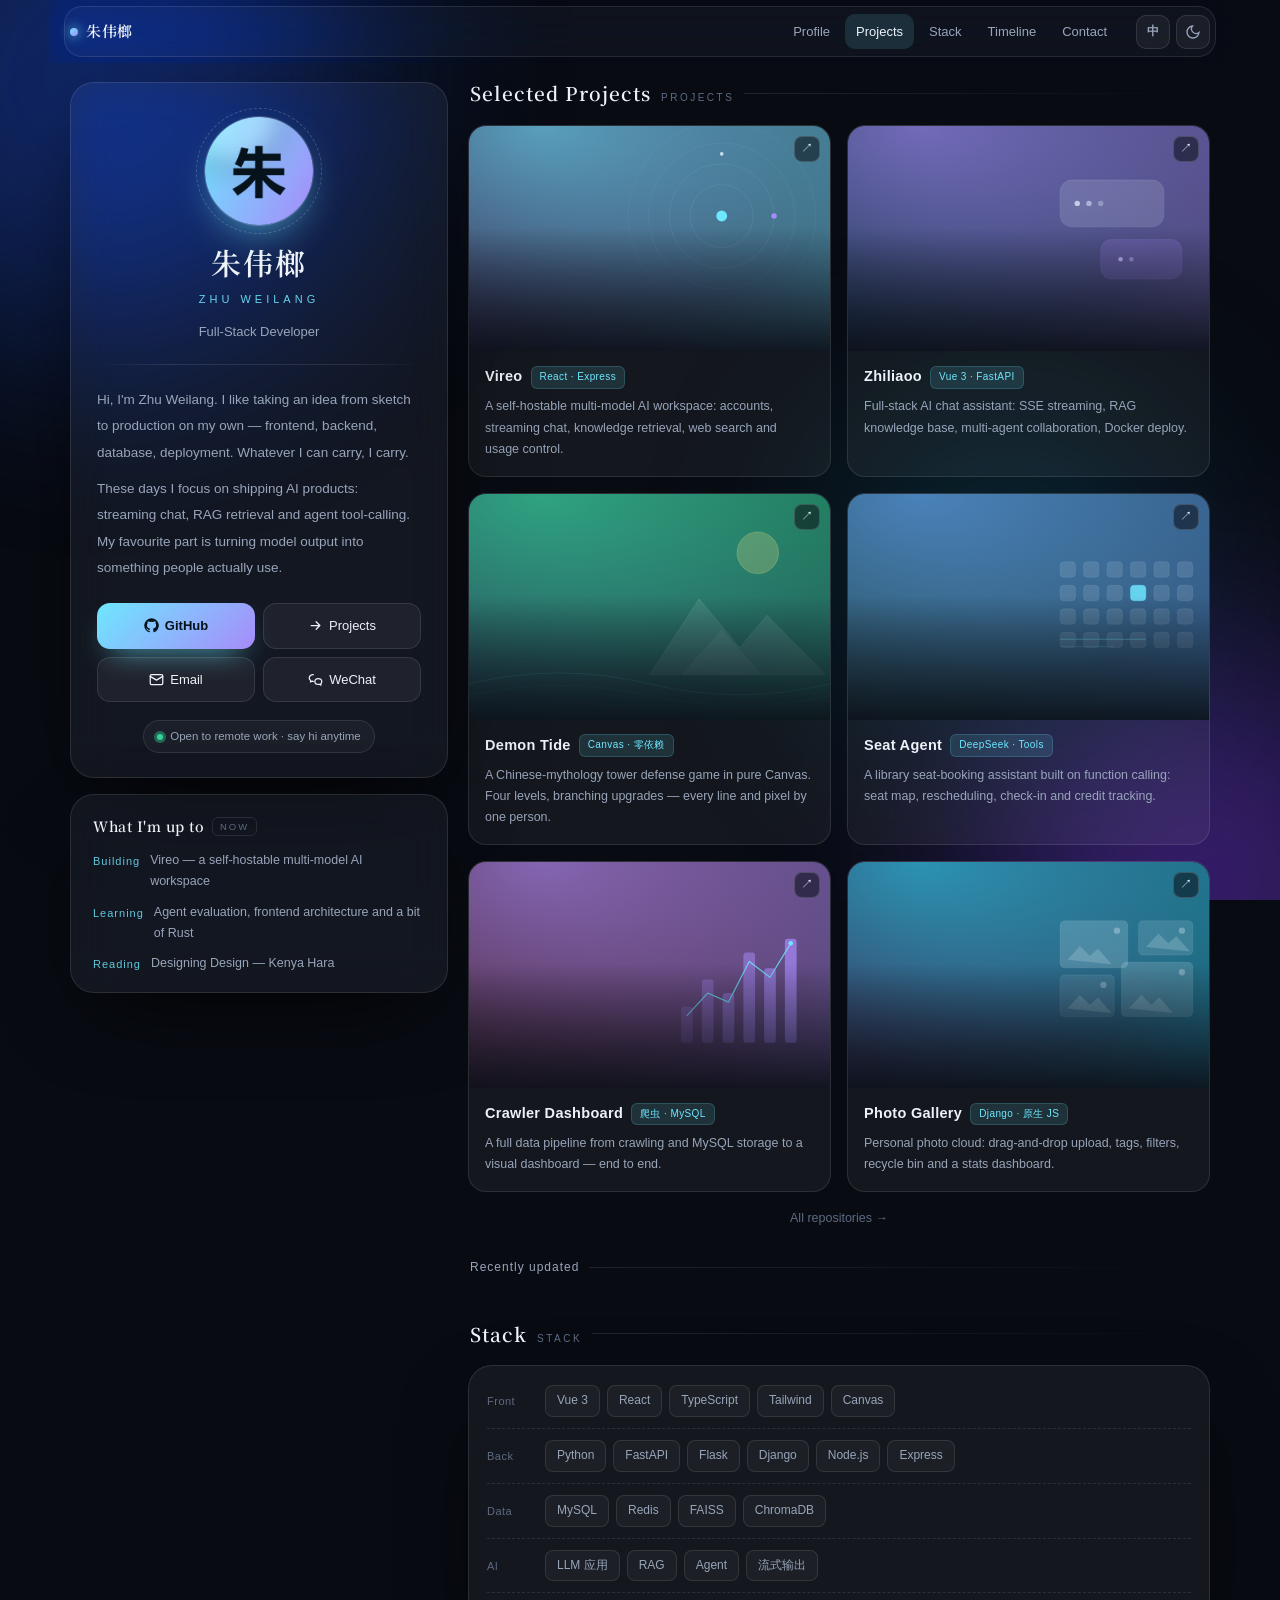
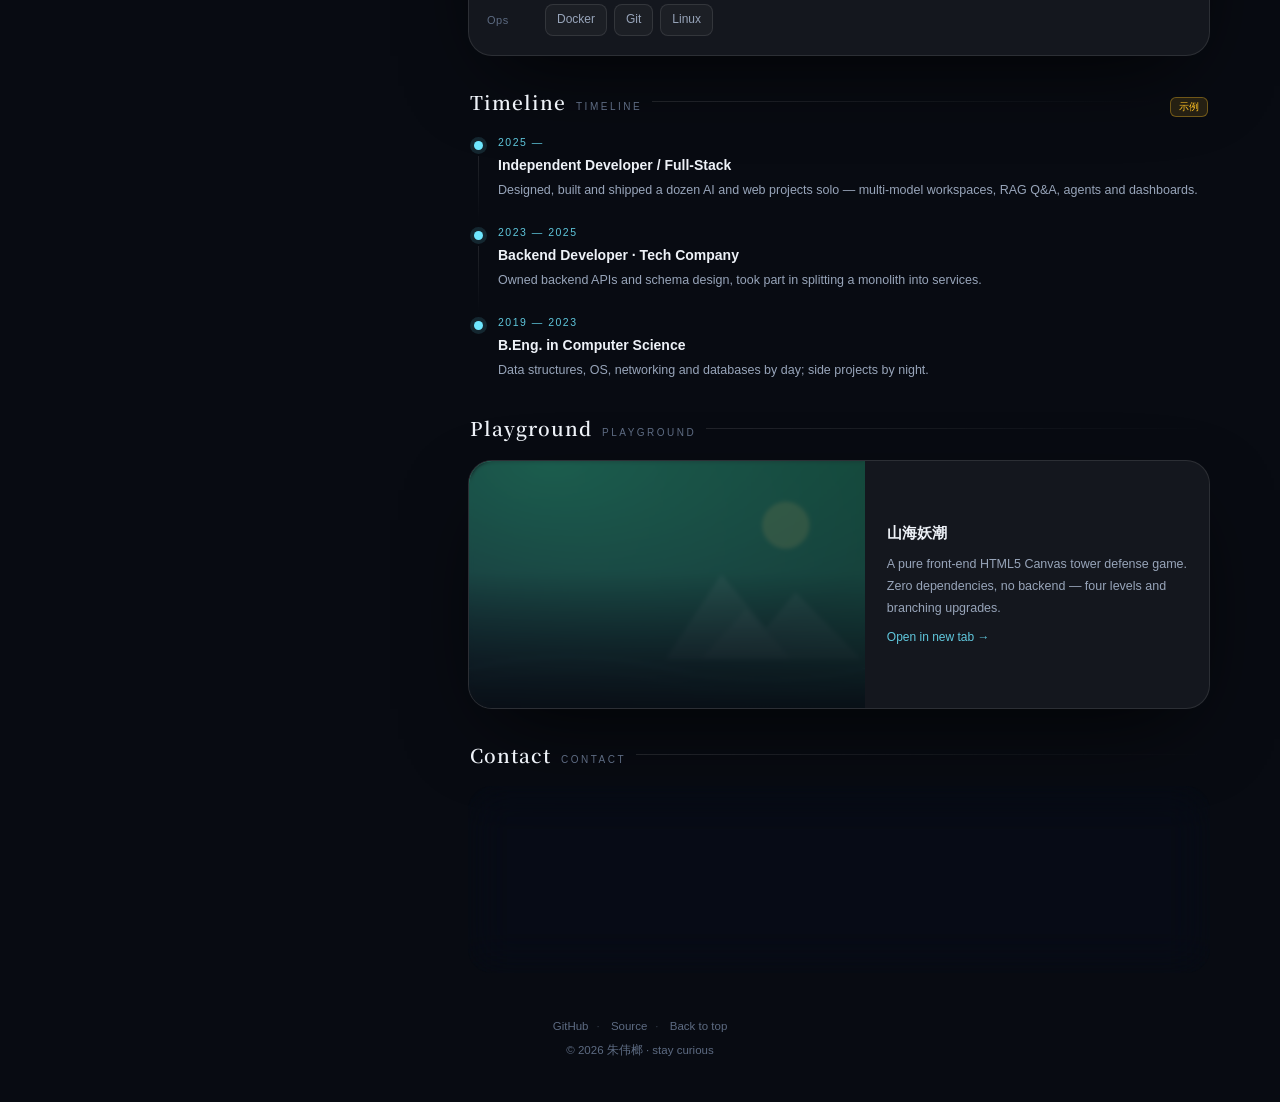
<file: index.html>
<!DOCTYPE html>
<html lang="zh-CN" data-theme="dark">
<head>
<meta charset="UTF-8">
<meta name="viewport" content="width=device-width, initial-scale=1.0">
<title>朱伟榔 · 全栈开发</title>
<meta name="description" content="朱伟榔，全栈开发。用 Vue / React + Python / Node 把想法做成能用的产品，专注 AI 应用的工程落地：流式对话、RAG、Agent。">
<link rel="canonical" href="https://zhu-app.github.io/">
<meta name="author" content="朱伟榔">
<meta name="theme-color" content="#080b12" media="(prefers-color-scheme: dark)">
<meta name="theme-color" content="#f3f5f9" media="(prefers-color-scheme: light)">

<!-- Open Graph / 社交分享 -->
<meta property="og:type" content="profile">
<meta property="og:site_name" content="朱伟榔">
<meta property="og:title" content="朱伟榔 · 全栈开发">
<meta property="og:description" content="用 Vue / React + Python / Node 把想法做成能用的产品。">
<meta property="og:url" content="https://zhu-app.github.io/">
<meta property="og:image" content="https://zhu-app.github.io/assets/img/og.png">
<meta property="og:image:width" content="1200">
<meta property="og:image:height" content="630">
<meta property="profile:username" content="zhu-app">
<meta name="twitter:card" content="summary_large_image">
<meta name="twitter:title" content="朱伟榔 · 全栈开发">
<meta name="twitter:description" content="用 Vue / React + Python / Node 把想法做成能用的产品。">
<meta name="twitter:image" content="https://zhu-app.github.io/assets/img/og.png">

<link rel="icon" href="assets/img/icon-192.png" sizes="192x192">
<link rel="apple-touch-icon" href="assets/img/icon-192.png">
<link rel="manifest" href="manifest.webmanifest">
<link rel="preconnect" href="https://fonts.googleapis.com">
<link rel="preconnect" href="https://fonts.gstatic.com" crossorigin>
<link href="https://fonts.googleapis.com/css2?family=Noto+Serif+SC:wght@500;600&display=swap" rel="stylesheet">
<link rel="stylesheet" href="assets/css/style.css">

<script type="application/ld+json">
{
  "@context": "https://schema.org",
  "@type": "Person",
  "name": "朱伟榔",
  "alternateName": "Zhu Weilang",
  "jobTitle": "全栈开发 / Full-Stack Developer",
  "url": "https://zhu-app.github.io/",
  "image": "https://zhu-app.github.io/assets/img/avatar.png",
  "sameAs": ["https://github.com/zhu-app"],
  "knowsAbout": ["Vue.js", "React", "TypeScript", "Python", "FastAPI", "Node.js", "LLM", "RAG", "Agent"]
}
</script>
</head>
<body>
<div class="bg" aria-hidden="true"><span class="blob b1"></span><span class="blob b2"></span><span class="blob b3"></span></div>

<header class="nav">
  <a class="brand" href="#home"><span class="brand-dot"></span>朱伟榔</a>
  <nav class="navlinks">
    <a href="#home" data-i18n="nav.home">名片</a>
    <a href="#projects" data-i18n="nav.projects">项目</a>
    <a href="#stack" data-i18n="nav.stack">技术栈</a>
    <a href="#timeline" data-i18n="nav.timeline">经历</a>
    <a href="#contact" data-i18n="nav.contact">联系</a>
  </nav>
  <div class="controls">
    <button id="langBtn" class="ctrl" title="切换语言 / Switch language" aria-label="Switch language">EN</button>
    <button id="themeBtn" class="ctrl" title="切换主题 / Toggle theme" aria-label="Toggle theme">
      <svg class="i-moon" viewBox="0 0 24 24" fill="none" stroke="currentColor" stroke-width="2" stroke-linecap="round"><path d="M21 12.8A9 9 0 1 1 11.2 3a7 7 0 0 0 9.8 9.8Z"/></svg>
      <svg class="i-sun" viewBox="0 0 24 24" fill="none" stroke="currentColor" stroke-width="2" stroke-linecap="round"><circle cx="12" cy="12" r="4"/><path d="M12 2v2M12 20v2M2 12h2M20 12h2M4.9 4.9l1.4 1.4M17.7 17.7l1.4 1.4M19.1 4.9l-1.4 1.4M6.3 17.7l-1.4 1.4"/></svg>
    </button>
  </div>
</header>

<main class="layout">
  <aside class="side">
    <section class="card hero" id="home">
      <div class="avatar-wrap">
        <img class="avatar" src="assets/img/avatar.png" alt="朱伟榔的头像" width="108" height="108">
        <span class="ring"></span>
      </div>
      <h1>朱伟榔</h1>
      <p class="pinyin">ZHU WEILANG</p>
      <p class="role" data-i18n="hero.role">全栈开发 / Full-Stack Developer</p>

      <div class="divider"></div>

      <p class="bio" data-i18n="hero.bio1">你好，我是朱伟榔。喜欢一个人把一个想法从设计稿做到上线——前端、后端、数据库、部署，能自己扛下来的部分就不麻烦别人。</p>
      <p class="bio" data-i18n="hero.bio2">最近几年把主要精力放在 AI 应用的工程落地上：流式对话、RAG 检索、Agent 工具调用。享受把模型能力变成真正有人用的功能。</p>

      <div class="links" id="links"></div>

      <div class="status"><span class="pulse"></span><span data-i18n="hero.status">开放远程合作 · 随时可以聊聊</span></div>
    </section>

    <section class="card now">
      <div class="card-head"><h2 data-i18n="now.title">最近在忙</h2><span class="tag-mini">Now</span></div>
      <ul class="now-list">
        <li><span class="k" data-i18n="now.k1">在做</span><span class="v" data-i18n="now.v1">Vireo —— 可自部署的多模型 AI 工作台</span></li>
        <li><span class="k" data-i18n="now.k2">在学</span><span class="v" data-i18n="now.v2">Agent 评测、前端工程化与一点 Rust</span></li>
        <li><span class="k" data-i18n="now.k3">在读</span><span class="v" data-i18n="now.v3">《设计中的设计》原研哉</span></li>
      </ul>
    </section>
  </aside>

  <div class="main-col">
    <section class="block" id="projects">
      <div class="sec-head">
        <h2 data-i18n="projects.title">精选项目</h2><span class="sub">Projects</span><span class="line"></span>
      </div>
      <div class="grid">
        <a class="pcard reveal" href="https://github.com/zhu-app/vireo" target="_blank" rel="noopener">
          <div class="cover"><img src="assets/img/cover-vireo.svg" alt="Vireo 项目封面" loading="lazy" width="800" height="500"><span class="arrow">↗</span></div>
          <div class="pbody">
            <div class="prow"><h3>Vireo</h3><span class="stack">React · Express</span></div>
            <p data-i18n="p.vireo">可自部署的多模型 AI 工作台：账号体系、流式对话、知识库检索、联网搜索与用量管理。</p>
          </div>
        </a>
        <a class="pcard reveal" href="https://github.com/zhu-app/ai-chat-assistant" target="_blank" rel="noopener">
          <div class="cover"><img src="assets/img/cover-zhiliao.svg" alt="知聊 项目封面" loading="lazy" width="800" height="500"><span class="arrow">↗</span></div>
          <div class="pbody">
            <div class="prow"><h3 data-i18n="p.zhiliao.t">知聊</h3><span class="stack">Vue 3 · FastAPI</span></div>
            <p data-i18n="p.zhiliao">全栈 AI 聊天助手：SSE 流式输出、RAG 知识库、多 Agent 协作与 Docker 部署。</p>
          </div>
        </a>
        <a class="pcard reveal" href="https://github.com/zhu-app/shanhai-demon-tide" target="_blank" rel="noopener">
          <div class="cover"><img src="assets/img/cover-shanhai.svg" alt="山海妖潮 项目封面" loading="lazy" width="800" height="500"><span class="arrow">↗</span></div>
          <div class="pbody">
            <div class="prow"><h3 data-i18n="p.shanhai.t">山海妖潮</h3><span class="stack">Canvas · 零依赖</span></div>
            <p data-i18n="p.shanhai">中国神话主题的纯前端塔防游戏，四大关卡、多分支塔升级，所有逻辑与美术都是一个人写的。</p>
          </div>
        </a>
        <a class="pcard reveal" href="https://github.com/zhu-app/seat-reservation-agent" target="_blank" rel="noopener">
          <div class="cover"><img src="assets/img/cover-seat.svg" alt="座位预约 Agent 项目封面" loading="lazy" width="800" height="500"><span class="arrow">↗</span></div>
          <div class="pbody">
            <div class="prow"><h3 data-i18n="p.seat.t">座位预约 Agent</h3><span class="stack">DeepSeek · Tools</span></div>
            <p data-i18n="p.seat">基于 function calling 的图书馆选座助手：选座地图、改期、签到与违约信用管理。</p>
          </div>
        </a>
        <a class="pcard reveal" href="https://github.com/zhu-app/book-crawler-analytics" target="_blank" rel="noopener">
          <div class="cover"><img src="assets/img/cover-data.svg" alt="数据采集看板 项目封面" loading="lazy" width="800" height="500"><span class="arrow">↗</span></div>
          <div class="pbody">
            <div class="prow"><h3 data-i18n="p.data.t">数据采集看板</h3><span class="stack">爬虫 · MySQL</span></div>
            <p data-i18n="p.data">从爬虫采集、MySQL 存储到可视化展示的完整数据流水线，一条链路跑通。</p>
          </div>
        </a>
        <a class="pcard reveal" href="https://github.com/zhu-app/photo-gallery" target="_blank" rel="noopener">
          <div class="cover"><img src="assets/img/cover-gallery.svg" alt="云相册 项目封面" loading="lazy" width="800" height="500"><span class="arrow">↗</span></div>
          <div class="pbody">
            <div class="prow"><h3 data-i18n="p.gallery.t">云相册</h3><span class="stack">Django · 原生 JS</span></div>
            <p data-i18n="p.gallery">个人相册系统：多图拖拽上传、标签分类、滤镜、回收站与统计仪表盘。</p>
          </div>
        </a>
      </div>
      <div class="more-row">
        <a href="https://github.com/zhu-app?tab=repositories" target="_blank" rel="noopener" data-i18n="projects.more">查看全部仓库 →</a>
      </div>
      <div class="sec-sub-head" id="latestHead" hidden>
        <h3 data-i18n="projects.latest">最近更新</h3><span class="line"></span>
      </div>
      <div class="latest" id="latestList" hidden></div>
    </section>

    <section class="block" id="stack">
      <div class="sec-head"><h2 data-i18n="stack.title">技术栈</h2><span class="sub">Stack</span><span class="line"></span></div>
      <div class="stack-wrap">
        <div class="stack-row"><span class="k" data-i18n="stack.front">前端</span><span class="v"><span class="chip">Vue 3</span><span class="chip">React</span><span class="chip">TypeScript</span><span class="chip">Tailwind</span><span class="chip">Canvas</span></span></div>
        <div class="stack-row"><span class="k" data-i18n="stack.back">后端</span><span class="v"><span class="chip">Python</span><span class="chip">FastAPI</span><span class="chip">Flask</span><span class="chip">Django</span><span class="chip">Node.js</span><span class="chip">Express</span></span></div>
        <div class="stack-row"><span class="k" data-i18n="stack.data">数据</span><span class="v"><span class="chip">MySQL</span><span class="chip">Redis</span><span class="chip">FAISS</span><span class="chip">ChromaDB</span></span></div>
        <div class="stack-row"><span class="k" data-i18n="stack.ai">AI</span><span class="v"><span class="chip">LLM 应用</span><span class="chip">RAG</span><span class="chip">Agent</span><span class="chip">流式输出</span></span></div>
        <div class="stack-row"><span class="k" data-i18n="stack.ops">工程</span><span class="v"><span class="chip">Docker</span><span class="chip">Git</span><span class="chip">Linux</span></span></div>
      </div>
    </section>

    <section class="block" id="timeline">
      <div class="sec-head">
        <h2 data-i18n="timeline.title">经历</h2><span class="sub">Timeline</span><span class="line"></span>
        <button class="mark" id="markBtn" title="示例内容，待替换">示例</button>
      </div>
      <ol class="tl">
        <li>
          <span class="tl-year">2025 — </span>
          <div class="tl-body">
            <h3 data-i18n="tl1.t">独立开发 / 全栈</h3>
            <p data-i18n="tl1.d">一个人从需求、设计到部署，做了十几个 AI 与 Web 项目，涵盖多模型工作台、RAG 问答、Agent 与数据看板。</p>
          </div>
        </li>
        <li>
          <span class="tl-year">2023 — 2025</span>
          <div class="tl-body">
            <h3 data-i18n="tl2.t">某科技公司 · 后端开发</h3>
            <p data-i18n="tl2.d">负责业务系统后端接口与数据库设计，参与从单体到服务拆分的迁移。</p>
          </div>
        </li>
        <li>
          <span class="tl-year">2019 — 2023</span>
          <div class="tl-body">
            <h3 data-i18n="tl3.t">计算机相关专业 · 本科</h3>
            <p data-i18n="tl3.d">系统学了数据结构、操作系统、网络与数据库，课余时间基本都在写项目。</p>
          </div>
        </li>
      </ol>
    </section>

    <section class="block" id="play">
      <div class="sec-head"><h2 data-i18n="play.title">玩一下</h2><span class="sub">Playground</span><span class="line"></span></div>
      <div class="play-card">
        <div class="play-frame" id="playFrame">
          <img src="assets/img/cover-shanhai.svg" alt="山海妖潮 游戏预览" loading="lazy">
          <button class="play-btn" id="playBtn">
            <svg viewBox="0 0 24 24" fill="currentColor"><path d="M8 5.1v13.8c0 .8.9 1.3 1.6.8l10.4-6.9c.6-.4.6-1.3 0-1.7L9.6 4.2C8.9 3.7 8 4.2 8 5.1Z"/></svg>
            <span data-i18n="play.btn">点击运行</span>
          </button>
        </div>
        <div class="play-body">
          <h3>山海妖潮</h3>
          <p data-i18n="play.desc">纯前端 HTML5 Canvas 塔防游戏，零依赖、无后端。四大关卡、多分支塔升级，同学都在这儿摸鱼。</p>
          <a class="mini-link" href="https://zhu-app.github.io/shanhai-demon-tide/" target="_blank" rel="noopener" data-i18n="play.open">新标签页打开 →</a>
        </div>
      </div>
    </section>

    <section class="block" id="contact">
      <div class="sec-head"><h2 data-i18n="contact.title">联系</h2><span class="sub">Contact</span><span class="line"></span></div>
      <div class="card contact-card">
        <p class="contact-desc" data-i18n="contact.desc">有项目想聊、想招人、或者只是想认识一下，随时找我。邮件一般当天回。</p>
        <div class="contact-grid" id="contactGrid"></div>
        <p class="contact-note" data-i18n="contact.note">这个页面的源码也是开源的，欢迎来 GitHub 看。</p>
      </div>
    </section>
  </div>
</main>

<footer>
  <div class="foot-links">
    <a href="https://github.com/zhu-app" target="_blank" rel="noopener">GitHub</a><span class="dot">·</span>
    <a href="https://github.com/zhu-app/zhu-app.github.io" target="_blank" rel="noopener" data-i18n="foot.source">本站源码</a><span class="dot">·</span>
    <a href="#" id="topLink" data-i18n="foot.top">回到顶部</a>
  </div>
  <p>© <span id="year">2026</span> 朱伟榔 · <span data-i18n="foot.motto">保持好奇</span></p>
</footer>

<div class="toast" id="toast" role="status" aria-live="polite"></div>
<script src="assets/js/app.js"></script>
</body>
</html>
</file>
<file: assets/css/style.css>
/* ============ 主题变量 ============ */
:root{
  --font-sans:"PingFang SC","Hiragino Sans GB","Microsoft YaHei",-apple-system,BlinkMacSystemFont,"Segoe UI",sans-serif;
  --font-serif:"Noto Serif SC","Songti SC","STSong",serif;
  --accent:#6ee7ff;
  --accent2:#a78bfa;
  --accent-soft:rgba(110,231,255,.13);
  --radius:24px;
  --wrap:1180px;
  --ease:cubic-bezier(.2,.8,.2,1);
}
html[data-theme="dark"]{
  --bg:#080b12;
  --surface:rgba(255,255,255,.05);
  --surface-2:rgba(255,255,255,.035);
  --stroke:rgba(255,255,255,.1);
  --stroke-strong:rgba(255,255,255,.2);
  --text:#eef2f8;
  --muted:#98a5ba;
  --faint:#5d6b82;
  --shadow:0 30px 90px -30px rgba(0,0,0,.9);
  --blob-opacity:.42;
  --cover-fade:rgba(10,14,22,.0);
}
html[data-theme="light"]{
  --bg:#f2f4f9;
  --surface:rgba(255,255,255,.86);
  --surface-2:rgba(255,255,255,.6);
  --stroke:rgba(15,26,45,.1);
  --stroke-strong:rgba(15,26,45,.2);
  --text:#101828;
  --muted:#5c6b83;
  --faint:#8b97aa;
  --accent:#0891b2;
  --accent2:#7c3aed;
  --accent-soft:rgba(8,145,178,.1);
  --shadow:0 24px 60px -30px rgba(20,40,80,.28);
  --blob-opacity:.28;
}
*{box-sizing:border-box;margin:0;padding:0;-webkit-tap-highlight-color:transparent}
html{scroll-behavior:smooth;scroll-padding-top:96px}
body{
  font-family:var(--font-sans);background:var(--bg);color:var(--text);
  line-height:1.65;min-height:100vh;overflow-x:hidden;
  -webkit-font-smoothing:antialiased;
  transition:background .45s ease,color .45s ease;
}
img{display:block;max-width:100%}
a{color:inherit}

/* ============ 背景光斑 ============ */
.bg{position:fixed;inset:0;z-index:0;pointer-events:none;overflow:hidden}
.blob{position:absolute;border-radius:50%;filter:blur(110px);opacity:var(--blob-opacity);
  animation:float 18s ease-in-out infinite;transition:opacity .5s}
.b1{width:520px;height:520px;background:#1d4ed8;top:-180px;left:-160px}
.b2{width:440px;height:440px;background:#7c3aed;bottom:-200px;right:-140px;animation-delay:-7s}
.b3{width:340px;height:340px;background:#0e7490;top:45%;right:8%;animation-delay:-12s;opacity:calc(var(--blob-opacity) * .7)}
@keyframes float{
  0%,100%{transform:translate3d(0,0,0) scale(1)}
  50%{transform:translate3d(30px,-42px,0) scale(1.12)}
}

/* ============ 顶部导航 ============ */
.nav{
  position:sticky;top:0;z-index:20;
  display:flex;align-items:center;gap:18px;
  width:100%;max-width:var(--wrap);margin:0 auto;padding:14px 20px;
  backdrop-filter:blur(18px) saturate(150%);
  -webkit-backdrop-filter:blur(18px) saturate(150%);
}
.nav::before{
  content:"";position:absolute;inset:6px 14px;border-radius:18px;
  background:var(--surface-2);border:1px solid var(--stroke);
  z-index:-1;box-shadow:var(--shadow);
}
.brand{display:flex;align-items:center;gap:8px;font-family:var(--font-serif);
  font-size:15px;font-weight:600;text-decoration:none;letter-spacing:.5px;white-space:nowrap}
.brand-dot{width:8px;height:8px;border-radius:50%;background:linear-gradient(135deg,var(--accent),var(--accent2));
  box-shadow:0 0 12px var(--accent)}
.navlinks{display:flex;gap:4px;margin-left:auto;overflow-x:auto;scrollbar-width:none}
.navlinks::-webkit-scrollbar{display:none}
.navlinks a{
  font-size:13px;color:var(--muted);text-decoration:none;padding:7px 11px;border-radius:10px;
  white-space:nowrap;transition:.22s;
}
.navlinks a:hover{color:var(--text);background:var(--accent-soft)}
.controls{display:flex;gap:6px}
.ctrl{
  width:34px;height:34px;display:grid;place-items:center;cursor:pointer;
  border-radius:10px;border:1px solid var(--stroke);background:var(--surface);
  color:var(--muted);font-family:inherit;font-size:12px;font-weight:600;
  transition:.22s;
}
.ctrl:hover{color:var(--text);border-color:var(--stroke-strong);transform:translateY(-1px)}
.ctrl svg{width:16px;height:16px}
html[data-theme="dark"] .i-sun{display:none}
html[data-theme="light"] .i-moon{display:none}

/* ============ 布局 ============ */
.layout{
  position:relative;z-index:1;
  width:100%;max-width:var(--wrap);margin:0 auto;padding:14px 20px 30px;
  display:grid;grid-template-columns:378px minmax(0,1fr);gap:20px;align-items:start;
}
.side{display:flex;flex-direction:column;gap:16px;position:sticky;top:82px}
.main-col{display:flex;flex-direction:column;gap:30px;min-width:0}

.card{
  background:var(--surface);border:1px solid var(--stroke);border-radius:var(--radius);
  backdrop-filter:blur(22px) saturate(150%);-webkit-backdrop-filter:blur(22px) saturate(150%);
  box-shadow:var(--shadow);
  transition:background .45s,border-color .45s;
}

/* ============ 名片 ============ */
.hero{padding:34px 26px 24px;text-align:center}
.avatar-wrap{position:relative;width:108px;height:108px;margin:0 auto 18px}
.avatar{
  width:108px;height:108px;border-radius:50%;object-fit:cover;
  box-shadow:0 0 0 1px var(--stroke-strong),0 16px 40px -14px rgba(110,231,255,.75);
  position:relative;z-index:1;
}
.ring{
  position:absolute;inset:-9px;border-radius:50%;
  border:1px dashed var(--stroke-strong);
  animation:spin 26s linear infinite;
}
@keyframes spin{to{transform:rotate(360deg)}}

h1{font-family:var(--font-serif);font-size:30px;font-weight:600;letter-spacing:2px;line-height:1.3}
.pinyin{font-size:11px;letter-spacing:4px;color:var(--accent);margin-top:8px;opacity:.9}
.role{margin-top:12px;font-size:13px;color:var(--muted)}
.divider{height:1px;margin:22px 0;
  background:linear-gradient(90deg,transparent,var(--stroke) 20%,var(--stroke) 80%,transparent)}
.bio{font-size:13.5px;line-height:1.95;color:var(--muted);text-align:left}
.bio+.bio{margin-top:10px}
.bio b{color:var(--text);font-weight:500;border-bottom:1px solid rgba(110,231,255,.35);padding-bottom:1px}

.links{display:grid;grid-template-columns:1fr 1fr;gap:8px;margin-top:22px}
.btn{
  width:100%;min-width:0;
  display:flex;align-items:center;justify-content:center;gap:6px;
  padding:11px 10px;border-radius:13px;font-size:13px;font-weight:500;
  text-decoration:none;font-family:inherit;cursor:pointer;
  background:var(--surface);border:1px solid var(--stroke);color:var(--text);
  transition:transform .22s,background .22s,border-color .22s,box-shadow .22s;
}
.btn:hover{transform:translateY(-2px);border-color:var(--stroke-strong);
  box-shadow:0 12px 26px -14px rgba(0,0,0,.6)}
.btn.primary{
  background:linear-gradient(135deg,var(--accent),var(--accent2));
  color:#04121a;border:none;font-weight:600;
  box-shadow:0 14px 30px -14px rgba(110,231,255,.85);
}
html[data-theme="light"] .btn.primary{color:#fff}
.btn.primary:hover{filter:brightness(1.07)}
.btn svg{width:15px;height:15px;flex:none}

.status{
  display:inline-flex;align-items:center;gap:7px;margin-top:18px;
  font-size:11.5px;color:var(--muted);padding:6px 13px;border-radius:999px;
  background:var(--surface-2);border:1px solid var(--stroke);
}
.pulse{width:6px;height:6px;border-radius:50%;background:#34d399;position:relative}
.pulse::after{content:"";position:absolute;inset:-3px;border-radius:50%;background:#34d399;opacity:.4;
  animation:pulse 2s ease-out infinite}
@keyframes pulse{0%{transform:scale(.8);opacity:.6}70%,100%{transform:scale(2.4);opacity:0}}

/* ============ Now ============ */
.now{padding:20px 22px 18px}
.card-head{display:flex;align-items:center;gap:8px;margin-bottom:12px}
.card-head h2{font-family:var(--font-serif);font-size:14px;font-weight:600;letter-spacing:.5px}
.tag-mini{font-size:9.5px;letter-spacing:2px;color:var(--faint);text-transform:uppercase;
  border:1px solid var(--stroke);padding:1px 7px;border-radius:6px}
.now-list{list-style:none;display:flex;flex-direction:column;gap:9px}
.now-list li{display:flex;gap:10px;font-size:12.5px;line-height:1.7;color:var(--muted)}
.now-list .k{flex:none;color:var(--accent);font-size:11px;padding-top:2px;letter-spacing:1px;opacity:.85}
.now-list .v{min-width:0}

/* ============ 区块标题 ============ */
.block{min-width:0}
.sec-head{display:flex;align-items:baseline;gap:10px;margin:0 2px 16px}
.sec-head h2{font-family:var(--font-serif);font-size:19px;font-weight:600;letter-spacing:1px}
.sec-head .sub{font-size:10px;letter-spacing:2.5px;color:var(--faint);text-transform:uppercase}
.sec-head .line{flex:1;height:1px;background:linear-gradient(90deg,var(--stroke),transparent);align-self:center}
.mark{
  font-family:inherit;font-size:10px;padding:2px 8px;border-radius:6px;cursor:help;
  color:#fbbf24;background:rgba(251,191,36,.12);border:1px solid rgba(251,191,36,.35);
}

/* ============ 项目网格 ============ */
.grid{display:grid;grid-template-columns:repeat(2,minmax(0,1fr));gap:16px}
.pcard{
  display:flex;flex-direction:column;text-decoration:none;overflow:hidden;
  background:var(--surface);border:1px solid var(--stroke);border-radius:18px;
  transition:transform .3s var(--ease),border-color .3s,box-shadow .3s,background .45s;
}
.pcard:hover{transform:translateY(-4px);border-color:rgba(110,231,255,.4);
  box-shadow:0 24px 48px -28px rgba(110,231,255,.75)}
.cover{position:relative;aspect-ratio:8/5;overflow:hidden;background:#0a0e16}
.cover img{width:100%;height:100%;object-fit:cover;transition:transform .5s var(--ease)}
.pcard:hover .cover img{transform:scale(1.05)}
.arrow{
  position:absolute;top:10px;right:10px;width:26px;height:26px;display:grid;place-items:center;
  border-radius:8px;font-size:12px;color:#eaf6ff;
  background:rgba(10,14,22,.55);border:1px solid rgba(255,255,255,.16);
  backdrop-filter:blur(6px);transition:.28s;
}
.pcard:hover .arrow{background:var(--accent);color:#04121a;border-color:transparent;transform:translate(2px,-2px)}
.pbody{padding:14px 16px 16px;display:flex;flex-direction:column;gap:7px;flex:1}
.prow{display:flex;align-items:center;gap:8px;flex-wrap:wrap}
.prow h3{font-size:14.5px;font-weight:600;letter-spacing:.3px}
.stack{font-size:10px;letter-spacing:.4px;color:var(--accent);padding:2px 8px;border-radius:6px;
  background:var(--accent-soft);border:1px solid rgba(110,231,255,.18);white-space:nowrap}
.pbody p{font-size:12.5px;line-height:1.7;color:var(--muted)}
.more-row{display:flex;justify-content:center;margin-top:16px}
.more-row a{font-size:12.5px;color:var(--faint);text-decoration:none;
  border-bottom:1px solid transparent;padding-bottom:2px;transition:.25s}
.more-row a:hover{color:var(--accent);border-color:rgba(110,231,255,.4)}

.sec-sub-head{display:flex;align-items:center;gap:10px;margin:26px 2px 10px}
.sec-sub-head h3{font-size:12px;font-weight:500;color:var(--muted);letter-spacing:1px;white-space:nowrap}
.sec-sub-head .line{flex:1;height:1px;background:linear-gradient(90deg,var(--stroke),transparent)}
.latest{display:flex;flex-direction:column;gap:8px}
.repo{
  display:flex;align-items:center;gap:12px;padding:11px 14px;border-radius:12px;
  text-decoration:none;background:var(--surface-2);border:1px solid var(--stroke);
  transition:.25s;
}
.repo:hover{background:var(--surface);border-color:var(--stroke-strong);transform:translateX(2px)}
.repo .rn{font-size:13px;font-weight:500;color:var(--text);white-space:nowrap}
.repo .rd{font-size:11.5px;color:var(--faint);overflow:hidden;text-overflow:ellipsis;white-space:nowrap;flex:1}
.repo .rm{font-size:10.5px;color:var(--faint);white-space:nowrap;display:flex;align-items:center;gap:4px}
.lang-dot{width:7px;height:7px;border-radius:50%;display:inline-block}

/* ============ 技术栈 ============ */
.stack-wrap{
  background:var(--surface);border:1px solid var(--stroke);border-radius:var(--radius);
  padding:8px 18px;box-shadow:var(--shadow);
}
.stack-row{display:flex;gap:14px;align-items:flex-start;padding:11px 0}
.stack-row+.stack-row{border-top:1px dashed var(--stroke)}
.stack-row .k{flex:none;width:44px;font-size:11px;color:var(--faint);padding-top:7px;letter-spacing:.5px}
.stack-row .v{display:flex;flex-wrap:wrap;gap:7px}
.chip{font-size:12px;padding:5px 11px;border-radius:8px;color:var(--muted);
  background:var(--surface-2);border:1px solid var(--stroke);transition:.22s}
.chip:hover{color:var(--text);background:var(--accent-soft);
  border-color:rgba(110,231,255,.45);transform:translateY(-1px)}

/* ============ 经历 ============ */
.tl{list-style:none;position:relative;padding-left:6px}
.tl li{position:relative;padding:0 0 22px 24px;margin:0}
.tl li::before{
  content:"";position:absolute;left:0;top:7px;width:9px;height:9px;border-radius:50%;
  background:var(--accent);box-shadow:0 0 0 4px var(--accent-soft);
}
.tl li::after{content:"";position:absolute;left:4px;top:22px;bottom:0;width:1px;
  background:linear-gradient(180deg,var(--stroke),transparent)}
.tl li:last-child{padding-bottom:0}
.tl li:last-child::after{display:none}
.tl-year{display:block;font-size:10.5px;letter-spacing:1.5px;color:var(--accent);opacity:.85;margin-bottom:3px}
.tl-body h3{font-size:14px;font-weight:600;margin-bottom:3px}
.tl-body p{font-size:12.5px;line-height:1.75;color:var(--muted)}

/* ============ 试玩 ============ */
.play-card{
  display:grid;grid-template-columns:1.15fr 1fr;overflow:hidden;
  background:var(--surface);border:1px solid var(--stroke);border-radius:var(--radius);
  box-shadow:var(--shadow);
}
.play-frame{position:relative;aspect-ratio:16/10;background:#0a0e16;overflow:hidden}
.play-frame img,.play-frame iframe{
  position:absolute;inset:0;width:100%;height:100%;border:0;object-fit:cover;
}
.play-btn{
  position:absolute;inset:0;display:flex;flex-direction:column;align-items:center;justify-content:center;gap:8px;
  background:rgba(6,10,16,.45);border:0;cursor:pointer;color:#eaf6ff;font-family:inherit;font-size:12.5px;
  backdrop-filter:blur(2px);transition:.3s;
}
.play-btn:hover{background:rgba(6,10,16,.25)}
.play-btn svg{width:34px;height:34px;filter:drop-shadow(0 4px 12px rgba(0,0,0,.6));transition:.3s}
.play-btn:hover svg{transform:scale(1.12)}
.play-body{padding:20px 22px;display:flex;flex-direction:column;gap:8px;justify-content:center}
.play-body h3{font-size:15px;font-weight:600}
.play-body p{font-size:12.5px;line-height:1.75;color:var(--muted)}
.mini-link{font-size:12px;color:var(--accent);text-decoration:none;opacity:.85;transition:.22s}
.mini-link:hover{opacity:1;text-decoration:underline}

/* ============ 联系 ============ */
.contact-card{padding:22px}
.contact-desc{font-size:13px;line-height:1.85;color:var(--muted)}
.contact-grid{display:grid;grid-template-columns:repeat(3,minmax(0,1fr));gap:10px;margin-top:16px}
.clink{
  display:flex;flex-direction:column;gap:3px;padding:13px 14px;border-radius:13px;
  text-decoration:none;font-family:inherit;text-align:left;cursor:pointer;
  background:var(--surface-2);border:1px solid var(--stroke);color:var(--text);
  transition:.24s;
}
.clink:hover{transform:translateY(-2px);border-color:rgba(110,231,255,.45);background:var(--surface)}
.clink .ck{font-size:10px;letter-spacing:1.5px;color:var(--faint);text-transform:uppercase}
.clink .cv{font-size:12.5px;font-weight:500;overflow:hidden;text-overflow:ellipsis;white-space:nowrap}
.contact-note{margin-top:14px;font-size:11.5px;color:var(--faint)}

/* ============ 页脚 ============ */
footer{margin:10px auto 40px;text-align:center;font-size:11.5px;color:var(--faint);line-height:2.1}
.foot-links a{color:var(--faint);text-decoration:none;transition:.22s}
.foot-links a:hover{color:var(--accent)}
.dot{margin:0 8px;opacity:.5}

/* ============ 提示条 ============ */
.toast{
  position:fixed;left:50%;bottom:32px;transform:translate(-50%,18px);
  padding:10px 20px;border-radius:999px;font-size:13px;
  background:var(--surface);border:1px solid var(--stroke-strong);color:var(--text);
  backdrop-filter:blur(14px);box-shadow:var(--shadow);
  opacity:0;pointer-events:none;transition:.3s;z-index:50;white-space:nowrap;
}
.toast.show{opacity:1;transform:translate(-50%,0)}

/* ============ 动效 ============ */
@keyframes rise{from{opacity:0;transform:translateY(18px)}to{opacity:1;transform:none}}
.hero{animation:rise .8s var(--ease) both}
.now{animation:rise .8s var(--ease) .12s both}
.reveal{opacity:0;transform:translateY(16px);transition:opacity .65s var(--ease),transform .65s var(--ease)}
.reveal.in{opacity:1;transform:none}

/* ============ 响应式 ============ */
@media (max-width:980px){
  .layout{grid-template-columns:1fr;gap:18px}
  .side{position:static;width:100%;max-width:560px;margin:0 auto}
  .hero{padding:30px 22px 22px}
}
@media (max-width:620px){
  .navlinks{display:none}
  .grid{grid-template-columns:1fr}
  .play-card{grid-template-columns:1fr}
  .contact-grid{grid-template-columns:1fr}
  .sec-head h2{font-size:17px}
  h1{font-size:27px}
  .layout{padding:10px 15px 20px}
  .nav{padding:10px 15px}
  .nav::before{inset:4px 9px}
}
@media (prefers-reduced-motion:reduce){
  *{animation:none!important;transition:none!important}
  .reveal{opacity:1;transform:none}
}

/* 导航当前项高亮 */
.navlinks a.active{color:var(--text);background:var(--accent-soft)}
</file>
